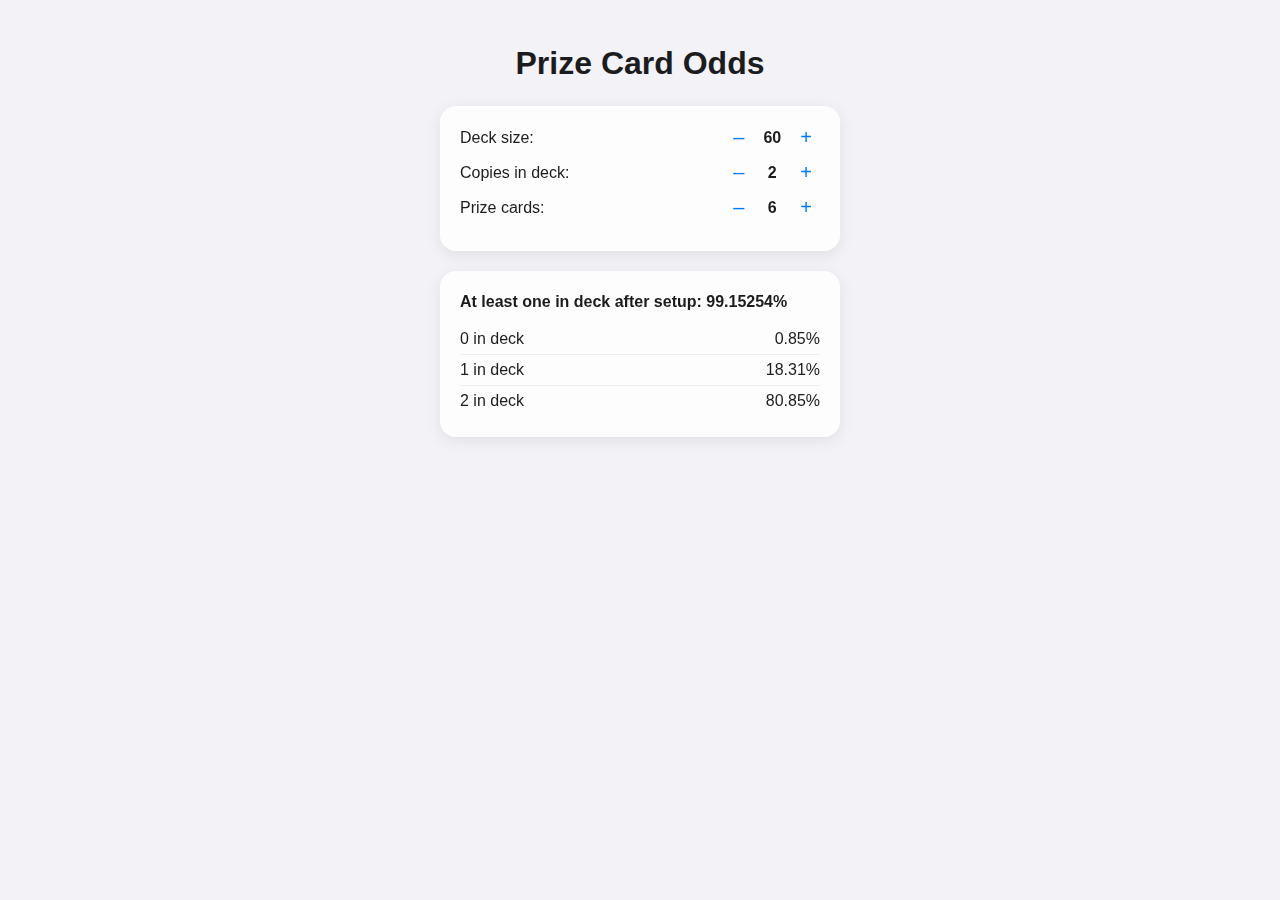
<file: card/toolkit.html>
<!DOCTYPE html>
<html lang="en">
<head>
<meta charset="UTF-8">
<meta name="viewport" content="width=device-width, initial-scale=1.0">
<title>Prize Card Odds</title>
<style>
    /* Base styles */
    body {
        font-family: -apple-system, BlinkMacSystemFont, "Segoe UI", Roboto, sans-serif;
        margin: 0;
        padding: 20px;
        line-height: 1.4;
        transition: background 0.3s, color 0.3s;
        background: #f2f2f7;
        color: #1c1c1e;
        display: flex;
        justify-content: center;
    }
    .container {
        width: 100%;
        max-width: 400px; /* max width for wide screens */
    }
    h1 {
        text-align: center;
        margin-bottom: 20px;
        font-weight: 600;
    }
    @media (max-width: 500px) {
        h1 {
            text-align: left;
        }
    }
    .card {
        background: #ffffffcc;
        border-radius: 16px;
        padding: 20px;
        margin-bottom: 20px;
        box-shadow: 0 4px 16px rgba(0,0,0,0.08);
        backdrop-filter: blur(12px);
        transition: background 0.3s, box-shadow 0.3s;
        width: 90%; /* smaller width on phones */
        margin-left: auto;
        margin-right: auto;
    }
    .stepper {
        display: flex;
        align-items: center;
        margin-bottom: 12px;
    }
    .stepper label {
        flex: 1;
    }
    .stepper button {
        font-size: 20px;
        color: #007aff; /* iOS blue */
        border: none;
        background: none;
        padding: 0 8px;
        cursor: pointer;
    }
    .stepper span {
        width: 40px;
        display: inline-block;
        text-align: center;
        font-weight: 600;
    }
    .result {
        margin-bottom: 10px;
        font-weight: 600;
    }
    .distribution {
        margin-top: 10px;
    }
    .distribution div {
        display: flex;
        justify-content: space-between;
        padding: 4px 0;
        border-bottom: 1px solid #eee;
    }
    .distribution div:last-child {
        border-bottom: none;
    }

    /* Dark mode */
    @media (prefers-color-scheme: dark) {
        body {
            background: #1c1c1e;
            color: #f2f2f7;
        }
        .card {
            background: rgba(30, 30, 30, 0.85);
            box-shadow: 0 4px 16px rgba(255,255,255,0.08);
        }
        .distribution div {
            border-bottom: 1px solid #444;
        }
        .stepper button {
            color: #0a84ff;
        }
    }

    /* Mobile adjustments */
    @media (max-width: 400px) {
        .card {
            width: 90%;
        }
        .stepper label {
            font-size: 18px;
        }
        .stepper button {
            font-size: 18px;
        }
        .stepper span {
            width: 36px;
        }
    }
</style>
</head>
<body>

<div class="container">
<h1>Prize Card Odds</h1>

<div class="card">
    <div class="stepper">
        <label>Deck size:</label>
        <button onclick="updateValue('deckSize', -5)">–</button>
        <span id="deckSizeValue">60</span>
        <button onclick="updateValue('deckSize', 5)">+</button>
    </div>

    <div class="stepper">
        <label>Copies in deck:</label>
        <button onclick="updateValue('copies', -1)">–</button>
        <span id="copiesValue">2</span>
        <button onclick="updateValue('copies', 1)">+</button>
    </div>

    <div class="stepper">
        <label>Prize cards:</label>
        <button onclick="updateValue('prizeCards', -1)">–</button>
        <span id="prizeCardsValue">6</span>
        <button onclick="updateValue('prizeCards', 1)">+</button>
    </div>
</div>

<div class="card">
    <div class="result">
        At least one in deck after setup: <span id="atLeastOne">0%</span>
    </div>
    <div class="distribution" id="distribution"></div>
</div>
</div>

<script>
let deckSize = 60;
let copies = 2;
let prizeCards = 6;

function binomial(n, k) {
    if(k < 0 || k > n) return 0;
    if(k === 0 || k === n) return 1;
    k = Math.min(k, n - k);
    let result = 1;
    for(let i=1;i<=k;i++){
        result = result * (n - i + 1) / i;
    }
    return result;
}

function hypergeometric(C, k, deck, prize) {
    let numerator = binomial(C, k) * binomial(deck - C, prize - k);
    let denominator = binomial(deck, prize);
    return denominator > 0 ? numerator / denominator : 0;
}

function updateValue(type, delta) {
    if(type === 'deckSize') {
        deckSize = Math.max(Math.max(copies, prizeCards), deckSize + delta);
        document.getElementById('deckSizeValue').textContent = deckSize;
    } else if(type === 'copies') {
        copies = Math.min(deckSize, Math.max(1, copies + delta));
        document.getElementById('copiesValue').textContent = copies;
    } else if(type === 'prizeCards') {
        prizeCards = Math.min(deckSize, Math.max(1, prizeCards + delta));
        document.getElementById('prizeCardsValue').textContent = prizeCards;
    }
    calculate();
}

function calculate() {
    let yRange = [];
    let upper = Math.min(copies, deckSize - prizeCards);
    for(let y=0; y<=Math.max(0, upper); y++) yRange.push(y);

    let deckProbabilities = yRange.map(y => {
        let x = copies - y;
        return {y: y, p: hypergeometric(copies, x, deckSize, prizeCards)};
    });

    // At least one in deck
    let pAllPrized = deckProbabilities.find(d => d.y === 0)?.p || 0;
    document.getElementById('atLeastOne').textContent = (100*(1-pAllPrized)).toFixed(5) + "%";

    // Full distribution
    let distDiv = document.getElementById('distribution');
    distDiv.innerHTML = '';
    deckProbabilities.forEach(d => {
        let div = document.createElement('div');
        div.innerHTML = `<span>${d.y} in deck</span><span>${(100*d.p).toFixed(2)}%</span>`;
        distDiv.appendChild(div);
    });
}

// Initial calculation
calculate();
</script>

</body>
</html>
</file>
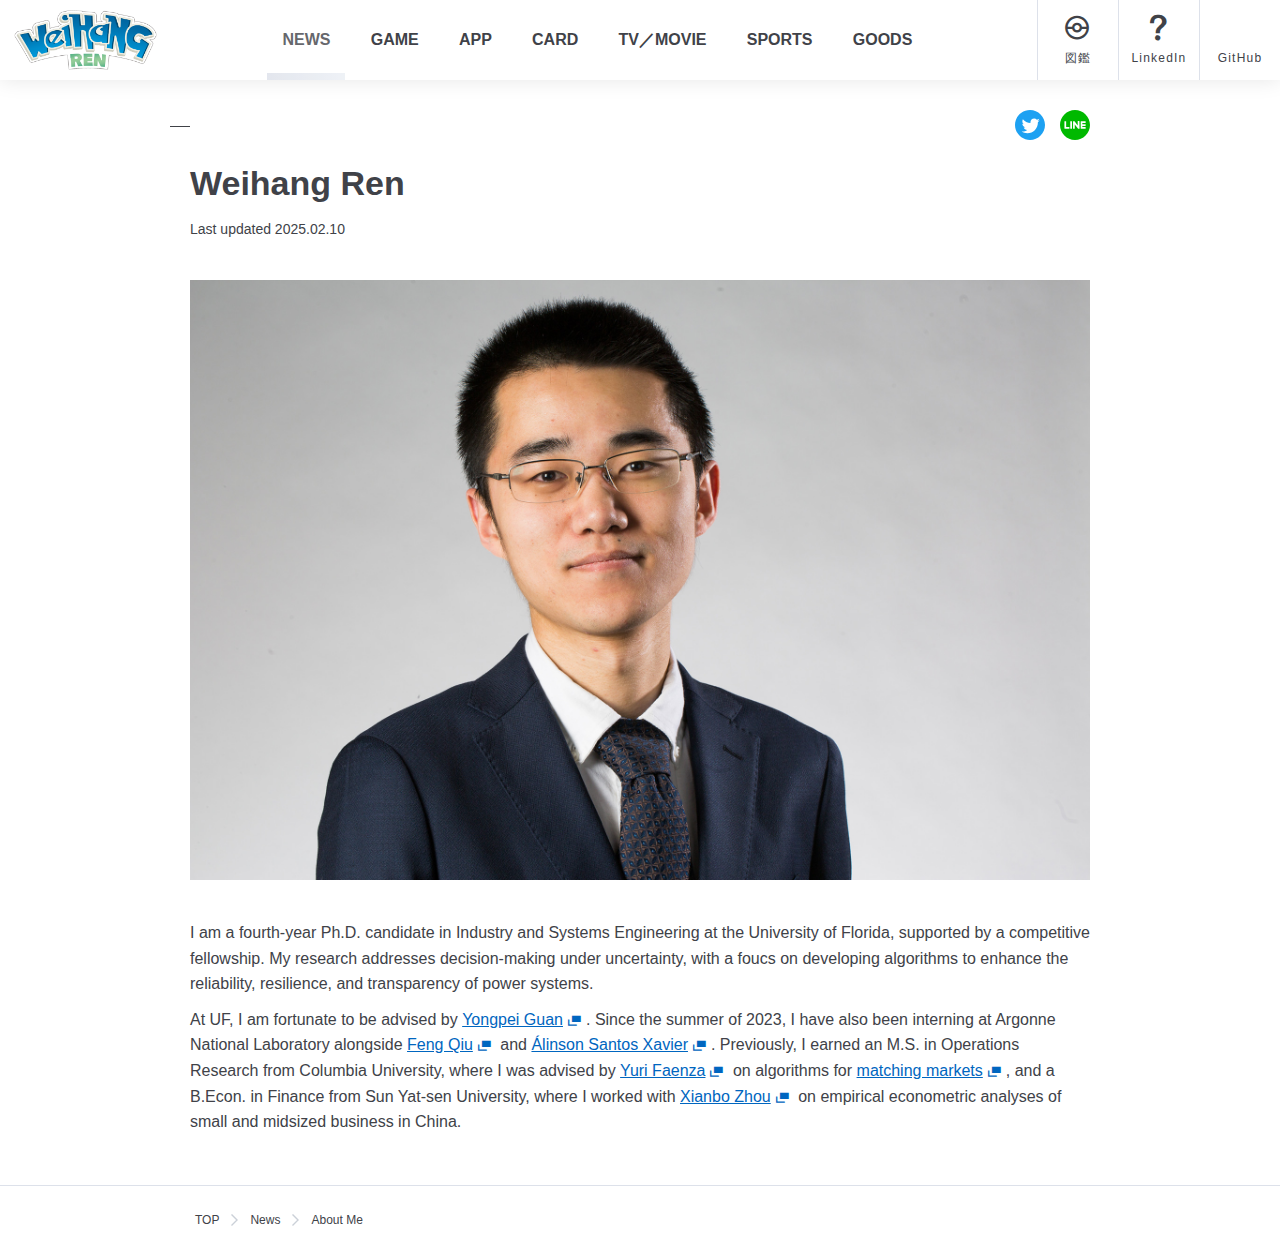
<file: resume/2025/resume.html>
<!DOCTYPE html>
<html lang="en">

<head>
    <meta charset="UTF-8"> <!-- Last-Modified="2024/03/14 00:00:00"-->
    <meta name="theme-color" content="#489FE6">
    <meta name="viewport" content="width=device-width, initial-scale=1.0, user-scalable=yes">
    <meta http-equiv="X-UA-Compatible" content="IE=edge">
    <title>Weihang Ren</title>
    <meta name="keywords" content="pokemon,card,tcg,set,timeline,analytics">
    <meta name="description" content="[placeholder-description]">
    <link rel="apple-touch-icon" sizes="180x180" href="/assets/images/logo_arceus.png">
    <meta name="twitter:card" content="summary_large_image">
    <meta name="twitter:site" content="@typenull21">
    <meta property="og:title" content="Pokémon Card Set Timeline | Type Null">
    <meta property="og:type" content="article">
    <meta property="og:description" content="[placeholder-description]">
    <meta property="og:url" content="https://type-null.github.io/resume/2025/resume.html">
    <meta property="og:image" content="[placeholder-thumb-img-address]">
    <meta property="og:site_name" content="Type Null Official">
    <meta property="og:locale" content="ja_JP">
    <link rel="stylesheet" href="/assets/css/style.css" type="text/css">
</head>

<body class="page-sub page-news">
    <div class="body-wrapper">
        <header class="header" id="header">
            <div class="header__body">
                <div class="header__logo view-pc"><a href="/"
                        onclick="dataLayer.push({'click-ctg':'cojp-gnav', 'click-act':'logo', 'click-lbl':'btn', 'event':'click'});"><img
                            src="/assets/images/logo_arceus_en.png" alt="Weihang Ren" /></a></div>
                <nav class="gnav" id="gnav">
                    <ul class="gnav__list">
                        <li class="gnav__list-item nav-cat__news"><a class="gnav__list-links" href="/info/"
                                onclick="dataLayer.push({'click-ctg':'cojp-gnav', 'click-act':'news', 'click-lbl':'btn', 'event':'click'});"><span>NEWS</span></a>
                        </li>
                        <li class="gnav__list-item nav-cat__game"><a class="gnav__list-links" href="/game/"
                                onclick="dataLayer.push({'click-ctg':'cojp-gnav', 'click-act':'game', 'click-lbl':'btn', 'event':'click'});"><span>GAME</span></a>
                        </li>
                        <li class="gnav__list-item nav-cat__app"><a class="gnav__list-links" href="/app/"
                                onclick="dataLayer.push({'click-ctg':'cojp-gnav', 'click-act':'app', 'click-lbl':'btn', 'event':'click'});"><span>APP</span></a>
                        </li>
                        <li class="gnav__list-item nav-cat__card"><a class="gnav__list-links" href="/card/"
                                onclick="dataLayer.push({'click-ctg':'cojp-gnav', 'click-act':'card', 'click-lbl':'btn', 'event':'click'});"><span>CARD</span></a>
                        </li>
                        <li class="gnav__list-item nav-cat__tv_movie"><a class="gnav__list-links" href="/tv_movie/"
                                onclick="dataLayer.push({'click-ctg':'cojp-gnav', 'click-act':'tv-movie', 'click-lbl':'btn', 'event':'click'});"><span>TV／MOVIE</span></a>
                        </li>
                        <li class="gnav__list-item nav-cat__shop"><a class="gnav__list-links" href="/sports/"
                                onclick="dataLayer.push({'click-ctg':'cojp-gnav', 'click-act':'shop', 'click-lbl':'btn', 'event':'click'});"><span>SPORTS</span></a>
                        </li>
                        <li class="gnav__list-item nav-cat__goods"><a class="gnav__list-links" href="/goods/"
                                onclick="dataLayer.push({'click-ctg':'cojp-gnav', 'click-act':'goods', 'click-lbl':'btn', 'event':'click'});"><span>GOODS</span></a>
                        </li>
                    </ul>
                </nav>
                <ul class="gnav-link__list">
                    <li class="gnav-link__list-item gnav-link__list-item--zukan"><a href="https://zukan.pokemon.co.jp/"
                            target="_blank"
                            onclick="dataLayer.push({'click-ctg':'cojp-gnav', 'click-act':'zukan', 'click-lbl':'btn', 'event':'click'});"><span
                                class="view-sp">ポケモン</span><span>図鑑</span></a></li>
                    <li class="gnav-link__list-item gnav-link__list-item--support"><a
                            href="https://www.linkedin.com/in/weihangren" target="_blank"
                            onclick="dataLayer.push({'click-ctg':'cojp-gnav', 'click-act':'support', 'click-lbl':'btn', 'event':'click'});"><span>LinkedIn</span></a>
                    </li>
                    <li class="gnav-link__list-item gnav-link__list-item--search">
                        <a href="https://github.com/type-null" target="_blank"
                            onclick="dataLayer.push({'click-ctg':'cojp-gnav', 'click-act':'search', 'click-lbl':'btn', 'event':'click'});"><span>GitHub</span></a>
                    </li>
                </ul>
            </div>
            <div class="header-search">
                <button class="header-search__close"><span></span><span></span></button>
                <div class="header-search__element">
                    <form name="search_form" action="https://pokemon.dga.jp/" method="GET"
                        onsubmit="return mysearch(this);">
                        <!-- <form name="search_form" action="https://pokemon.dga.jp/" method="GET" onsubmit="return mysearch(this);"> -->
                        <input type="text" name="kw" value="" class="iSearchAssist header-search__input">
                        <input type="hidden" name="ie" value="u">
                        <button type="submit"
                            onclick="dataLayer.push({'click-ctg':'g-header', 'click-act':'serch', 'click-lbl':'submit', 'event':'click'});"
                            class="header-search__submit"><i class="icon-search"></i>
                        </button>
                    </form>
                </div>
                <ul class="header-search__tag"></ul>
            </div>
            <div class="header__sp-block view-sp">
                <div class="header__sp-menu-toggle">
                    <button
                        onclick="dataLayer.push({'click-ctg':'cojp-gnav', 'click-act':'menu', 'click-lbl':'btn', 'event':'click'});"></button>
                </div>
                <div class="header__logo home-logo"><a href="/"
                        onclick="dataLayer.push({'click-ctg':'cojp-gnav', 'click-act':'logo', 'click-lbl':'btn', 'event':'click'});"><img
                            src="/assets/images/logo_arceus_en.png" alt="Weihang Ren" /></a></div>
                <div class="header__sp-search">
                    <button
                        onclick="dataLayer.push({'click-ctg':'cojp-gnav', 'click-act':'search', 'click-lbl':'btn', 'event':'click'});"></button>
                </div>
            </div>
        </header>
        <main class="main-area">
            <div class="news-detail">
                <div class="news-detail__header">
                    <div class="news-detail__header-info">
                        <div class="news-detail__header-category news-detail__header-category--news"></div>
                    </div>
                    <ul class="detail-header__sns">
                        <li class="detail-header__sns-item"><a class="sns-item__tw" href="" target="_blank"><img
                                    src="/assets/images/icon-twitter.svg" alt="Twitter" /></a></li>
                        <li class="detail-header__sns-item"><a class="sns-item__ln" href="" target="_blank"><img
                                    src="/assets/images/icon-line.svg" alt="LINE" /></a></li>
                    </ul>
                </div>
                <div class="news-body">
                    <div class="page-head">
                        <h1 class="m-ttl-top">Weihang Ren</h1>
                        <div class="news-detail__header-time">Last updated 2025.02.10</div>
                    </div>
                    <div class="page-mainwrap">
                        <div class="page-parag">
                            <div class="page-parag__inr">

                                <div class="m-unit">
                                    <p class="m-text-center">
                                        <img src="/assets/images/resume/TLPS-1946-small.jpg" alt="image" class="g-flex-image">
                                    </p>
                                </div>

                                <div class="m-unit">
                                    <p>
                                        I am a fourth-year Ph.D. candidate in Industry and Systems Engineering at the University of Florida, supported by a competitive fellowship. 
                                        My research addresses decision-making under uncertainty, with a foucs on developing algorithms to enhance the reliability, resilience, and transparency of power systems.
                                    </p>
                                    <p>
                                        At UF, I am fortunate to be advised by <a href="https://www.ise.ufl.edu/guan/" class="m-link-blank" target="_blank">Yongpei Guan</a>. 
                                        Since the summer of 2023, I have also been interning at Argonne National Laboratory alongside <a href="https://www.anl.gov/profile/feng-qiu" class="m-link-blank" target="_blank">Feng Qiu</a> 
                                        and <a href="https://axavier.org" class="m-link-blank" target="_blank">Álinson Santos Xavier</a>. 
                                        Previously, I earned an M.S. in Operations Research from Columbia University, 
                                        where I was advised by <a href="https://www.columbia.edu/~yf2414/" class="m-link-blank" target="_blank">Yuri Faenza</a> on algorithms for <a href="https://youtu.be/5ijLE1MZ2k4?si=-nyAF7br_o8v28sp" class="m-link-blank" target="_blank">matching markets</a>, 
                                        and a B.Econ. in Finance from Sun Yat-sen University, 
                                        where I worked with <a href="https://lingnan.sysu.edu.cn/en/faculty/ZhouXianbo" class="m-link-blank" target="_blank">Xianbo Zhou</a> on empirical econometric analyses of small and midsized business in China.
                                    </p>
                                </div>

                            </div>
                        </div>
                    </div>
                </div>

        </main>

        <div class="breadcrumb">
            <ol class="breadcrumb__list">
                <li><a href="/">TOP</a></li>
                <li><a href="/news/">News</a></li>
                <li><span>About Me</span></li>
            </ol>
        </div>
</file>
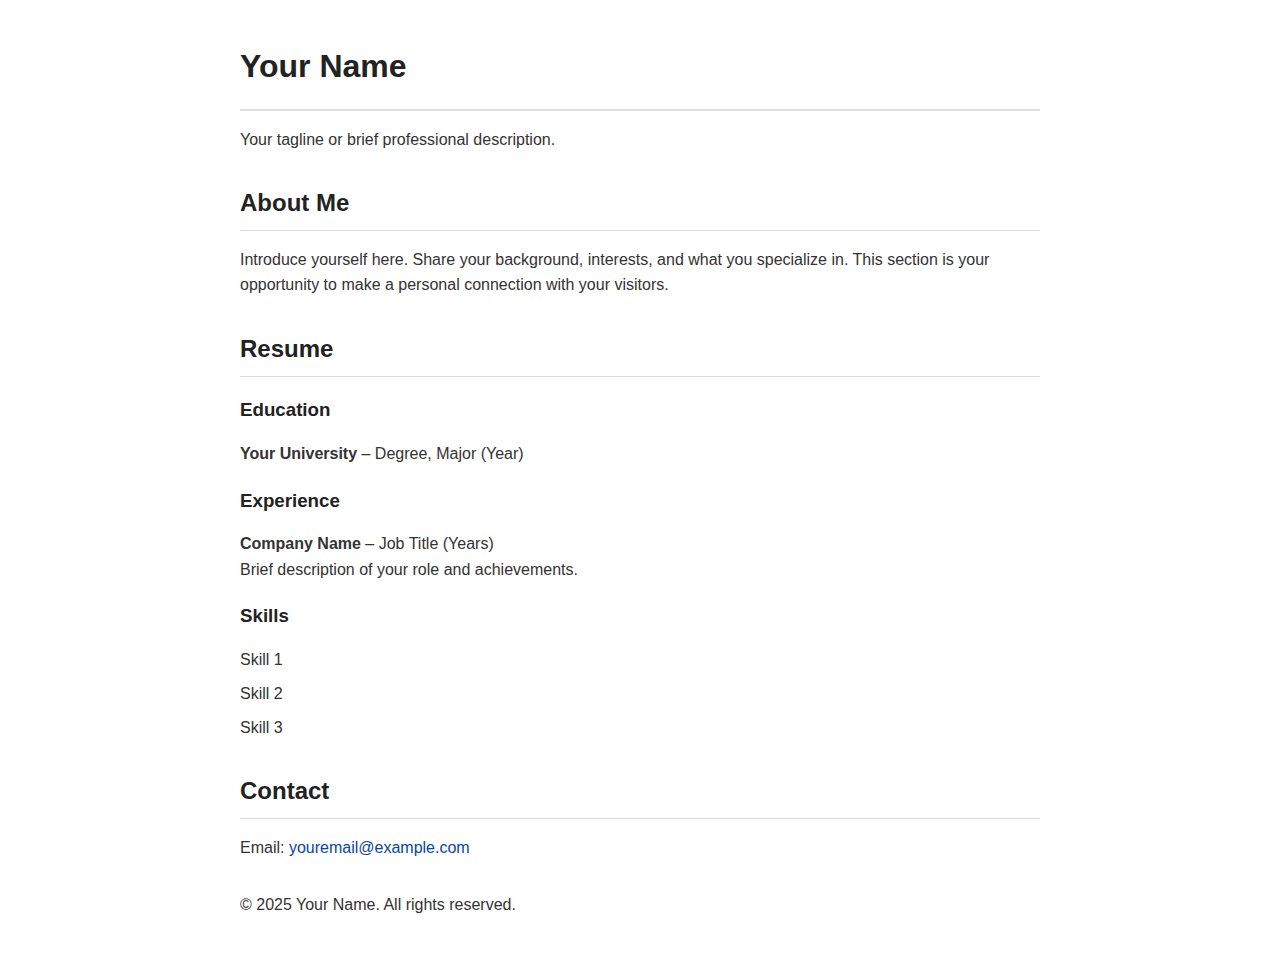
<file: resume/2025/resume2.html>
<!DOCTYPE html>
<html lang="en">
<head>
  <meta charset="UTF-8">
  <meta name="viewport" content="width=device-width, initial-scale=1">
  <title>Your Name - Resume</title>
  <style>
    /* Basic Reset & Typography */
    body {
      font-family: "Helvetica Neue", Helvetica, Arial, sans-serif;
      color: #333;
      line-height: 1.6;
      margin: 0;
      padding: 20px;
      max-width: 800px;
      margin-left: auto;
      margin-right: auto;
    }
    header, section, footer {
      margin-bottom: 2em;
    }
    h1, h2, h3 {
      margin-bottom: 0.5em;
      color: #222;
    }
    h1 {
      border-bottom: 2px solid #ddd;
      padding-bottom: 0.5em;
    }
    h2 {
      border-bottom: 1px solid #ddd;
      padding-bottom: 0.3em;
    }
    a {
      color: #0645ad;
      text-decoration: none;
    }
    a:hover {
      text-decoration: underline;
    }
    ul {
      list-style: none;
      padding-left: 0;
    }
    li {
      margin-bottom: 0.5em;
    }
    /* Responsive adjustments */
    @media (max-width: 600px) {
      body {
        padding: 10px;
      }
    }
  </style>
</head>
<body>
  <header>
    <h1>Your Name</h1>
    <p>Your tagline or brief professional description.</p>
  </header>
  
  <section id="about">
    <h2>About Me</h2>
    <p>Introduce yourself here. Share your background, interests, and what you specialize in. This section is your opportunity to make a personal connection with your visitors.</p>
  </section>
  
  <section id="resume">
    <h2>Resume</h2>
    <!-- Education -->
    <h3>Education</h3>
    <ul>
      <li><strong>Your University</strong> – Degree, Major (Year)</li>
      <!-- Add more education details as needed -->
    </ul>
    <!-- Experience -->
    <h3>Experience</h3>
    <ul>
      <li><strong>Company Name</strong> – Job Title (Years)
        <br>
        Brief description of your role and achievements.
      </li>
      <!-- Add more experiences as needed -->
    </ul>
    <!-- Skills or Other Sections -->
    <h3>Skills</h3>
    <ul>
      <li>Skill 1</li>
      <li>Skill 2</li>
      <li>Skill 3</li>
    </ul>
  </section>
  
  <section id="contact">
    <h2>Contact</h2>
    <p>Email: <a href="mailto:youremail@example.com">youremail@example.com</a></p>
    <!-- Optionally, add social media or phone info -->
  </section>
  
  <footer>
    <p>&copy; 2025 Your Name. All rights reserved.</p>
  </footer>
</body>
</html>
</file>
